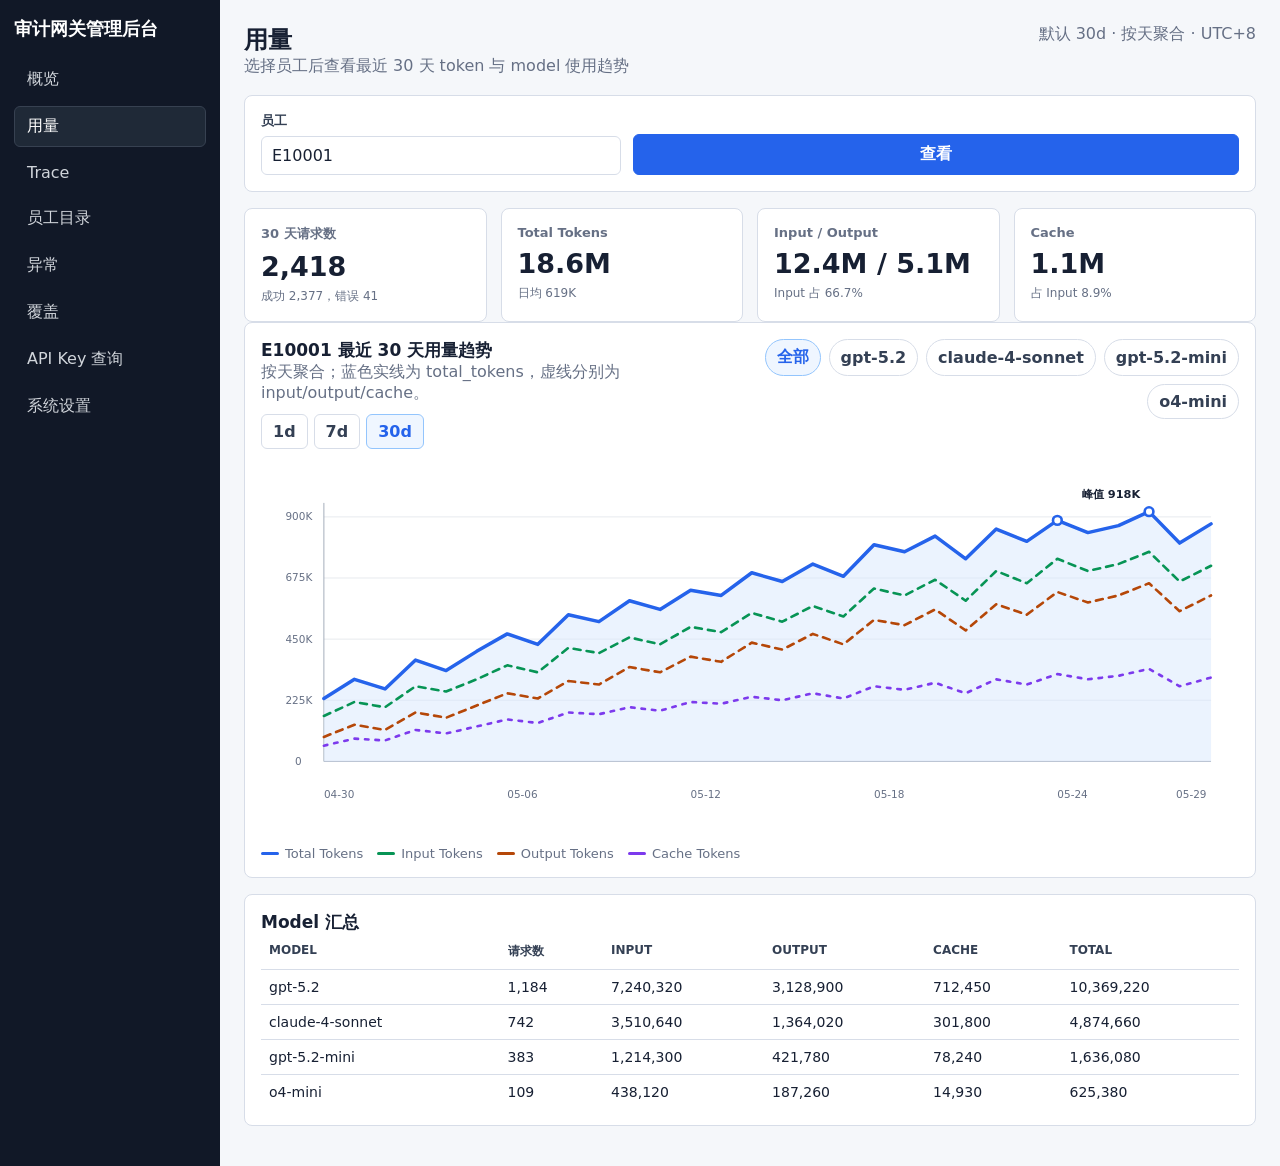
<file: docs/superpowers/mockups/employee-usage.html>
<!doctype html>
<html lang="zh-CN">
  <head>
    <meta charset="utf-8">
    <meta name="viewport" content="width=device-width, initial-scale=1">
    <title>员工用量示意</title>
    <style>
      :root {
        --bg: #f5f7fa;
        --panel: #ffffff;
        --ink: #172033;
        --muted: #667085;
        --line: #d7dde8;
        --accent: #2563eb;
        --accent-soft: #eff6ff;
        --accent-line: #93c5fd;
        --green: #079455;
        --green-soft: #ecfdf3;
        --orange: #b54708;
        --orange-soft: #fffaeb;
        --violet: #7c3aed;
        --sidebar: #111827;
        --sidebar-soft: #1f2937;
      }

      * { box-sizing: border-box; }

      html {
        font-family: Inter, ui-sans-serif, system-ui, -apple-system, BlinkMacSystemFont, "Segoe UI", sans-serif;
        color: var(--ink);
        background: var(--bg);
      }

      body { margin: 0; min-width: 320px; }

      input, button {
        font: inherit;
      }

      input {
        width: 100%;
        border: 1px solid var(--line);
        border-radius: 6px;
        background: #ffffff;
        color: var(--ink);
        padding: 9px 10px;
      }

      button {
        border: 1px solid var(--line);
        border-radius: 999px;
        background: #ffffff;
        color: #344054;
        cursor: pointer;
        padding: 7px 11px;
        font-weight: 650;
      }

      button.active {
        border-color: var(--accent-line);
        background: var(--accent-soft);
        color: var(--accent);
      }

      .shell {
        min-height: 100vh;
        display: grid;
        grid-template-columns: 220px minmax(0, 1fr);
      }

      .sidebar {
        background: var(--sidebar);
        color: #d1d5db;
        padding: 18px 14px;
      }

      .brand {
        color: #ffffff;
        font-size: 18px;
        font-weight: 750;
        line-height: 1.25;
        margin-bottom: 18px;
      }

      .nav {
        display: grid;
        gap: 6px;
      }

      .nav div {
        border: 1px solid transparent;
        border-radius: 6px;
        padding: 9px 12px;
      }

      .nav .active {
        background: var(--sidebar-soft);
        border-color: #374151;
        color: #ffffff;
      }

      .main {
        min-width: 0;
        padding: 24px;
      }

      .toolbar {
        display: flex;
        justify-content: space-between;
        align-items: flex-start;
        gap: 16px;
        margin-bottom: 18px;
      }

      h1 {
        margin: 0;
        font-size: 24px;
      }

      h2 {
        margin: 0;
        font-size: 17px;
      }

      .muted {
        color: var(--muted);
      }

      .panel {
        background: var(--panel);
        border: 1px solid var(--line);
        border-radius: 8px;
        padding: 16px;
        margin-bottom: 16px;
        overflow: auto;
      }

      .employee-search {
        display: grid;
        grid-template-columns: minmax(220px, 360px) auto;
        gap: 12px;
        align-items: end;
      }

      .field {
        display: grid;
        gap: 6px;
      }

      label {
        color: #344054;
        font-size: 13px;
        font-weight: 650;
      }

      .primary {
        border-color: var(--accent);
        border-radius: 6px;
        background: var(--accent);
        color: #ffffff;
        padding: 9px 14px;
      }

      .summary {
        display: grid;
        grid-template-columns: repeat(4, minmax(0, 1fr));
        gap: 14px;
      }

      .metric {
        background: var(--panel);
        border: 1px solid var(--line);
        border-radius: 8px;
        padding: 16px;
      }

      .metric .label {
        color: var(--muted);
        font-size: 13px;
        font-weight: 650;
      }

      .metric .value {
        margin-top: 8px;
        font-size: 27px;
        font-weight: 760;
      }

      .metric .hint {
        margin-top: 6px;
        color: var(--muted);
        font-size: 12px;
      }

      .chart-head {
        display: flex;
        align-items: flex-start;
        justify-content: space-between;
        gap: 16px;
        margin-bottom: 12px;
      }

      .model-tabs {
        display: flex;
        flex-wrap: wrap;
        justify-content: flex-end;
        gap: 8px;
      }

      .range-tabs {
        display: inline-flex;
        gap: 6px;
        margin-top: 10px;
      }

      .range-tabs button {
        min-width: 46px;
        border-radius: 6px;
      }

      .chart-wrap {
        min-width: 720px;
      }

      svg {
        display: block;
        width: 100%;
        height: auto;
      }

      .axis {
        stroke: #98a2b3;
        stroke-width: 1;
      }

      .grid {
        stroke: #e4e7ec;
        stroke-width: 1;
      }

      .series-total {
        fill: none;
        stroke: var(--accent);
        stroke-width: 4;
        stroke-linecap: round;
        stroke-linejoin: round;
      }

      .series-input {
        fill: none;
        stroke: var(--green);
        stroke-width: 3;
        stroke-linecap: round;
        stroke-linejoin: round;
        stroke-dasharray: 8 7;
      }

      .series-output {
        fill: none;
        stroke: var(--orange);
        stroke-width: 3;
        stroke-linecap: round;
        stroke-linejoin: round;
        stroke-dasharray: 8 7;
      }

      .series-cache {
        fill: none;
        stroke: var(--violet);
        stroke-width: 3;
        stroke-linecap: round;
        stroke-linejoin: round;
        stroke-dasharray: 4 8;
      }

      .area {
        fill: #dbeafe;
        opacity: 0.55;
      }

      .dot {
        fill: #ffffff;
        stroke: var(--accent);
        stroke-width: 3;
      }

      .legend {
        display: flex;
        gap: 14px;
        color: var(--muted);
        font-size: 13px;
        margin-top: 10px;
      }

      .legend span {
        display: inline-flex;
        align-items: center;
        gap: 6px;
      }

      .swatch {
        width: 18px;
        height: 3px;
        border-radius: 999px;
        background: var(--accent);
      }

      .swatch.input {
        background: var(--green);
      }

      .swatch.output {
        background: var(--orange);
      }

      .swatch.cache {
        background: var(--violet);
      }

      table {
        width: 100%;
        border-collapse: collapse;
        font-size: 14px;
      }

      th, td {
        border-bottom: 1px solid var(--line);
        padding: 9px 8px;
        text-align: left;
        vertical-align: top;
        overflow-wrap: anywhere;
      }

      th {
        color: #344054;
        font-size: 12px;
        letter-spacing: 0;
        text-transform: uppercase;
      }

      tr:last-child td {
        border-bottom: 0;
      }

      .number {
        font-variant-numeric: tabular-nums;
        white-space: nowrap;
      }

      @media (max-width: 900px) {
        .shell { grid-template-columns: 1fr; }
        .sidebar { display: none; }
        .main { padding: 16px; }
        .toolbar, .chart-head { flex-direction: column; }
        .employee-search, .summary { grid-template-columns: 1fr; }
        .model-tabs { justify-content: flex-start; }
      }
    </style>
  </head>
  <body>
    <div class="shell">
      <aside class="sidebar">
        <div class="brand">审计网关管理后台</div>
        <nav class="nav" aria-label="管理视图">
          <div>概览</div>
          <div class="active">用量</div>
          <div>Trace</div>
          <div>员工目录</div>
          <div>异常</div>
          <div>覆盖</div>
          <div>API Key 查询</div>
          <div>系统设置</div>
        </nav>
      </aside>
      <main class="main">
        <div class="toolbar">
          <div>
            <h1>用量</h1>
            <div class="muted">选择员工后查看最近 30 天 token 与 model 使用趋势</div>
          </div>
          <div class="muted">默认 30d · 按天聚合 · UTC+8</div>
        </div>

        <section class="panel">
          <form class="employee-search">
            <div class="field">
              <label for="employee">员工</label>
              <input id="employee" value="E10001" aria-label="员工">
            </div>
            <button class="primary" type="button">查看</button>
          </form>
        </section>

        <section class="summary" aria-label="最近 30 天员工汇总">
          <article class="metric">
            <div class="label">30 天请求数</div>
            <div class="value number">2,418</div>
            <div class="hint">成功 2,377，错误 41</div>
          </article>
          <article class="metric">
            <div class="label">Total Tokens</div>
            <div class="value number">18.6M</div>
            <div class="hint">日均 619K</div>
          </article>
          <article class="metric">
            <div class="label">Input / Output</div>
            <div class="value number">12.4M / 5.1M</div>
            <div class="hint">Input 占 66.7%</div>
          </article>
          <article class="metric">
            <div class="label">Cache</div>
            <div class="value number">1.1M</div>
            <div class="hint">占 Input 8.9%</div>
          </article>
        </section>

        <section class="panel">
          <div class="chart-head">
            <div>
              <h2>E10001 最近 30 天用量趋势</h2>
              <div class="muted">按天聚合；蓝色实线为 total_tokens，虚线分别为 input/output/cache。</div>
              <div class="range-tabs" aria-label="时间范围">
                <button type="button">1d</button>
                <button type="button">7d</button>
                <button class="active" type="button">30d</button>
              </div>
            </div>
            <div class="model-tabs" aria-label="模型筛选">
              <button class="active" type="button">全部</button>
              <button type="button">gpt-5.2</button>
              <button type="button">claude-4-sonnet</button>
              <button type="button">gpt-5.2-mini</button>
              <button type="button">o4-mini</button>
            </div>
          </div>
          <div class="chart-wrap">
            <svg viewBox="0 0 1120 430" role="img" aria-label="最近 30 天 token 用量曲线图">
              <line class="grid" x1="72" y1="64" x2="1088" y2="64"></line>
              <line class="grid" x1="72" y1="134" x2="1088" y2="134"></line>
              <line class="grid" x1="72" y1="204" x2="1088" y2="204"></line>
              <line class="grid" x1="72" y1="274" x2="1088" y2="274"></line>
              <line class="axis" x1="72" y1="344" x2="1088" y2="344"></line>
              <line class="axis" x1="72" y1="48" x2="72" y2="344"></line>

              <text x="28" y="68" fill="#667085" font-size="12">900K</text>
              <text x="28" y="138" fill="#667085" font-size="12">675K</text>
              <text x="28" y="208" fill="#667085" font-size="12">450K</text>
              <text x="28" y="278" fill="#667085" font-size="12">225K</text>
              <text x="39" y="348" fill="#667085" font-size="12">0</text>

              <path class="area" d="M72,272 L107,250 L142,261 L177,228 L212,240 L247,218 L282,198 L317,210 L352,176 L387,184 L422,160 L457,170 L492,148 L527,154 L562,128 L597,138 L632,118 L667,132 L702,96 L737,104 L772,86 L807,112 L842,78 L877,92 L912,68 L947,82 L982,74 L1017,58 L1052,94 L1088,72 L1088,344 L72,344 Z"></path>
              <path class="series-total" d="M72,272 L107,250 L142,261 L177,228 L212,240 L247,218 L282,198 L317,210 L352,176 L387,184 L422,160 L457,170 L492,148 L527,154 L562,128 L597,138 L632,118 L667,132 L702,96 L737,104 L772,86 L807,112 L842,78 L877,92 L912,68 L947,82 L982,74 L1017,58 L1052,94 L1088,72"></path>
              <path class="series-input" d="M72,292 L107,276 L142,282 L177,258 L212,264 L247,250 L282,234 L317,242 L352,214 L387,220 L422,202 L457,210 L492,190 L527,196 L562,174 L597,184 L632,166 L667,178 L702,146 L737,154 L772,136 L807,160 L842,126 L877,140 L912,112 L947,126 L982,118 L1017,104 L1052,138 L1088,120"></path>
              <path class="series-output" d="M72,316 L107,302 L142,308 L177,288 L212,294 L247,280 L282,266 L317,272 L352,252 L387,256 L422,236 L457,242 L492,224 L527,230 L562,208 L597,216 L632,198 L667,210 L702,182 L737,188 L772,170 L807,194 L842,164 L877,176 L912,150 L947,162 L982,154 L1017,140 L1052,172 L1088,154"></path>
              <path class="series-cache" d="M72,326 L107,318 L142,320 L177,308 L212,312 L247,304 L282,296 L317,300 L352,288 L387,290 L422,282 L457,286 L492,276 L527,278 L562,270 L597,274 L632,266 L667,272 L702,258 L737,262 L772,254 L807,266 L842,250 L877,256 L912,244 L947,250 L982,246 L1017,238 L1052,258 L1088,248"></path>

              <circle class="dot" cx="912" cy="68" r="5"></circle>
              <circle class="dot" cx="1017" cy="58" r="5"></circle>
              <text x="940" y="42" fill="#172033" font-size="13" font-weight="700">峰值 918K</text>

              <text x="72" y="386" fill="#667085" font-size="12">04-30</text>
              <text x="282" y="386" fill="#667085" font-size="12">05-06</text>
              <text x="492" y="386" fill="#667085" font-size="12">05-12</text>
              <text x="702" y="386" fill="#667085" font-size="12">05-18</text>
              <text x="912" y="386" fill="#667085" font-size="12">05-24</text>
              <text x="1048" y="386" fill="#667085" font-size="12">05-29</text>
            </svg>
          </div>
          <div class="legend">
            <span><i class="swatch"></i>Total Tokens</span>
            <span><i class="swatch input"></i>Input Tokens</span>
            <span><i class="swatch output"></i>Output Tokens</span>
            <span><i class="swatch cache"></i>Cache Tokens</span>
          </div>
        </section>

        <section class="panel">
          <h2>Model 汇总</h2>
          <table>
            <thead>
              <tr>
                <th>Model</th>
                <th>请求数</th>
                <th>Input</th>
                <th>Output</th>
                <th>Cache</th>
                <th>Total</th>
              </tr>
            </thead>
            <tbody>
              <tr>
                <td>gpt-5.2</td>
                <td class="number">1,184</td>
                <td class="number">7,240,320</td>
                <td class="number">3,128,900</td>
                <td class="number">712,450</td>
                <td class="number">10,369,220</td>
              </tr>
              <tr>
                <td>claude-4-sonnet</td>
                <td class="number">742</td>
                <td class="number">3,510,640</td>
                <td class="number">1,364,020</td>
                <td class="number">301,800</td>
                <td class="number">4,874,660</td>
              </tr>
              <tr>
                <td>gpt-5.2-mini</td>
                <td class="number">383</td>
                <td class="number">1,214,300</td>
                <td class="number">421,780</td>
                <td class="number">78,240</td>
                <td class="number">1,636,080</td>
              </tr>
              <tr>
                <td>o4-mini</td>
                <td class="number">109</td>
                <td class="number">438,120</td>
                <td class="number">187,260</td>
                <td class="number">14,930</td>
                <td class="number">625,380</td>
              </tr>
            </tbody>
          </table>
        </section>
      </main>
    </div>
  </body>
</html>
</file>
